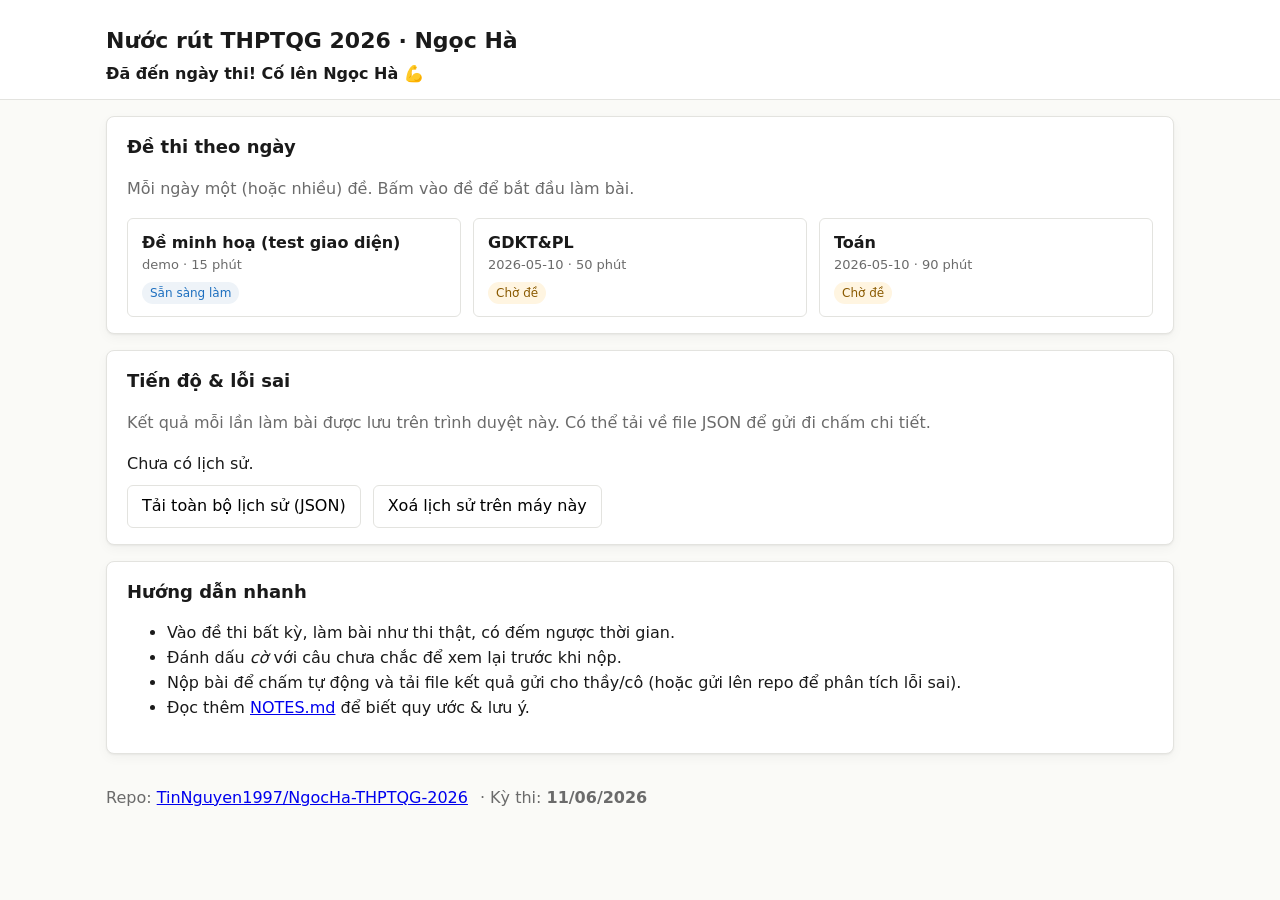
<file: index.html>
<!doctype html>
<html lang="vi">
<head>
<meta charset="utf-8" />
<meta name="viewport" content="width=device-width,initial-scale=1" />
<title>Ngọc Hà · Nước rút THPTQG 2026</title>
<link rel="stylesheet" href="assets/style.css" />
</head>
<body>
<header class="site-header">
  <div class="wrap">
    <h1>Nước rút THPTQG 2026 · Ngọc Hà</h1>
    <div id="countdown" class="countdown" aria-live="polite">Đang tính…</div>
  </div>
</header>

<main class="wrap">
  <section class="card">
    <h2>Đề thi theo ngày</h2>
    <p class="muted">Mỗi ngày một (hoặc nhiều) đề. Bấm vào đề để bắt đầu làm bài.</p>
    <div id="exam-list" class="exam-list">Đang tải danh sách đề…</div>
  </section>

  <section class="card">
    <h2>Tiến độ &amp; lỗi sai</h2>
    <p class="muted">Kết quả mỗi lần làm bài được lưu trên trình duyệt này. Có thể tải về file JSON để gửi đi chấm chi tiết.</p>
    <div id="history" class="history">Chưa có lịch sử.</div>
    <div class="row">
      <button id="export-history" class="btn">Tải toàn bộ lịch sử (JSON)</button>
      <button id="clear-history" class="btn btn-ghost">Xoá lịch sử trên máy này</button>
    </div>
  </section>

  <section class="card">
    <h2>Hướng dẫn nhanh</h2>
    <ul>
      <li>Vào đề thi bất kỳ, làm bài như thi thật, có đếm ngược thời gian.</li>
      <li>Đánh dấu <em>cờ</em> với câu chưa chắc để xem lại trước khi nộp.</li>
      <li>Nộp bài để chấm tự động và tải file kết quả gửi cho thầy/cô (hoặc gửi lên repo để phân tích lỗi sai).</li>
      <li>Đọc thêm <a href="NOTES.md">NOTES.md</a> để biết quy ước &amp; lưu ý.</li>
    </ul>
  </section>
</main>

<footer class="site-footer">
  <div class="wrap muted">
    <span>Repo: <a href="https://github.com/TinNguyen1997/NgocHa-THPTQG-2026">TinNguyen1997/NgocHa-THPTQG-2026</a></span>
    <span>· Kỳ thi: <strong>11/06/2026</strong></span>
  </div>
</footer>

<script src="assets/common.js"></script>
<script src="assets/index.js"></script>
</body>
</html>
</file>
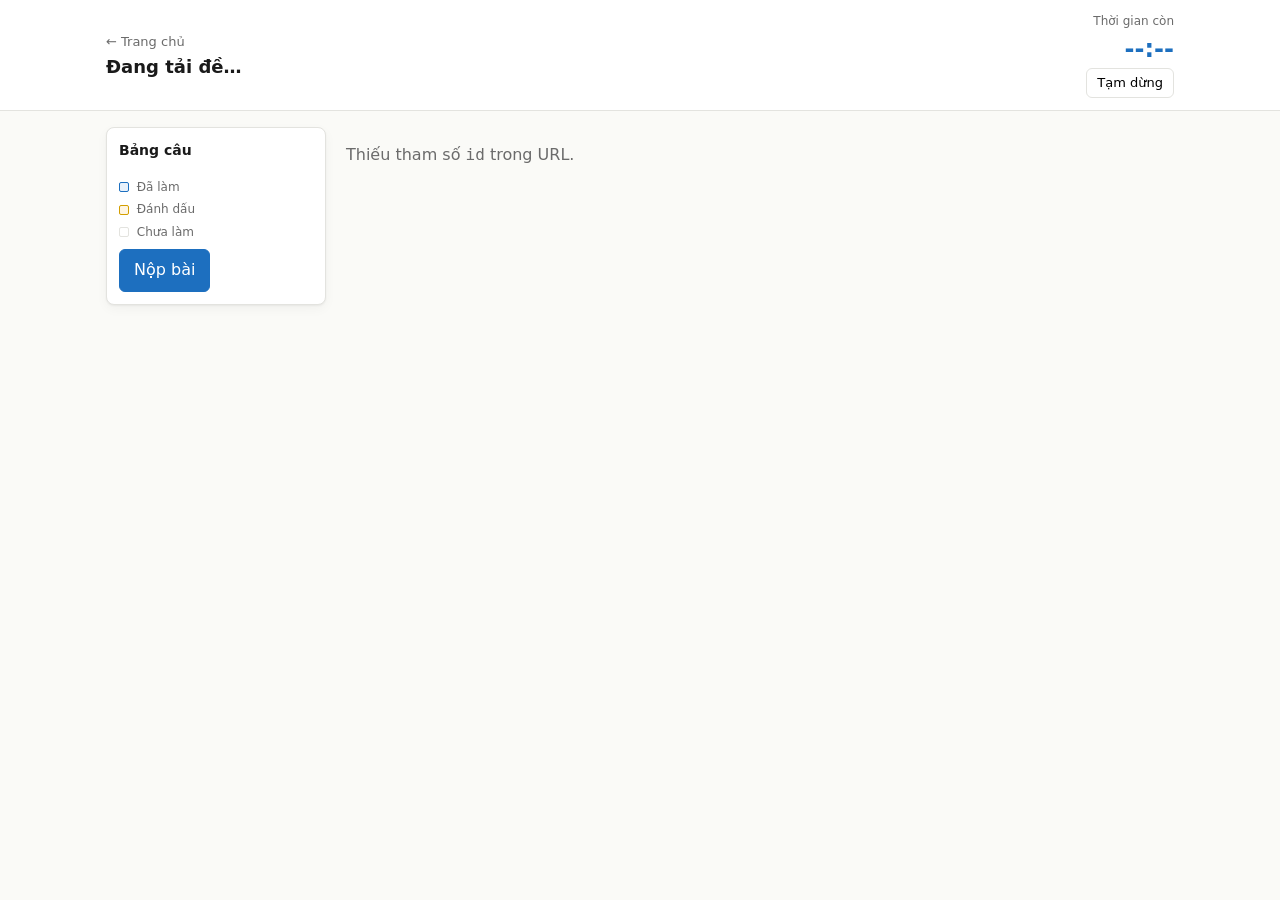
<file: exam.html>
<!doctype html>
<html lang="vi">
<head>
<meta charset="utf-8" />
<meta name="viewport" content="width=device-width,initial-scale=1" />
<title>Đề thi · Ngọc Hà THPTQG 2026</title>
<link rel="stylesheet" href="assets/style.css" />
</head>
<body class="exam-body">
<header class="exam-header">
  <div class="wrap row between">
    <div>
      <a href="index.html" class="back">← Trang chủ</a>
      <h1 id="exam-title">Đang tải đề…</h1>
      <div class="muted" id="exam-meta"></div>
    </div>
    <div class="timer-box">
      <div class="muted small">Thời gian còn</div>
      <div id="timer" class="timer">--:--</div>
      <button id="toggle-timer" class="btn btn-ghost small">Tạm dừng</button>
    </div>
  </div>
</header>

<main class="exam-main wrap">
  <aside id="palette" class="palette" aria-label="Bảng câu hỏi">
    <h3>Bảng câu</h3>
    <div id="palette-grid" class="palette-grid"></div>
    <div class="legend">
      <span><i class="dot done"></i> Đã làm</span>
      <span><i class="dot flag"></i> Đánh dấu</span>
      <span><i class="dot empty"></i> Chưa làm</span>
    </div>
    <div class="row">
      <button id="submit-btn" class="btn btn-primary">Nộp bài</button>
    </div>
  </aside>

  <section id="questions" class="questions" aria-live="polite">
    <p class="muted">Đang tải câu hỏi…</p>
  </section>
</main>

<dialog id="result-dialog" class="result-dialog">
  <form method="dialog">
    <h2>Kết quả</h2>
    <div id="result-summary"></div>
    <details>
      <summary>Chi tiết từng câu</summary>
      <div id="result-detail"></div>
    </details>
    <div class="row">
      <button id="download-result" type="button" class="btn btn-primary">Tải file kết quả (JSON)</button>
      <button id="redo-btn" type="button" class="btn btn-ghost">Làm lại</button>
      <button class="btn btn-ghost" value="close">Đóng</button>
    </div>
  </form>
</dialog>

<script src="assets/common.js"></script>
<script src="assets/exam.js"></script>
</body>
</html>
</file>
<file: assets/style.css>
/* Minimal, lightweight style for THPTQG study site. */
:root {
  --bg: #fafaf7;
  --card: #ffffff;
  --ink: #1a1a1a;
  --muted: #6b6b6b;
  --line: #e3e3df;
  --primary: #1d6fbf;
  --primary-ink: #ffffff;
  --good: #2a8a3e;
  --bad: #c0392b;
  --warn: #d39e00;
  --shadow: 0 1px 2px rgba(0,0,0,.05), 0 4px 12px rgba(0,0,0,.04);
}
* { box-sizing: border-box; }
html, body { margin: 0; padding: 0; }
body {
  background: var(--bg);
  color: var(--ink);
  font: 16px/1.55 system-ui, -apple-system, "Segoe UI", Roboto, "Helvetica Neue", Arial, "Noto Sans", sans-serif;
}
.wrap { max-width: 1100px; margin: 0 auto; padding: 0 16px; }
.row { display: flex; gap: 12px; align-items: center; flex-wrap: wrap; }
.row.between { justify-content: space-between; }
.muted { color: var(--muted); }
.small { font-size: 12px; }

.site-header { padding: 24px 0 12px; border-bottom: 1px solid var(--line); background: #fff; }
.site-header h1 { margin: 0 0 4px; font-size: 22px; }
.countdown { font-weight: 600; }
.countdown .num { color: var(--primary); }

.site-footer { margin: 32px 0 16px; }
.site-footer .wrap { display: flex; gap: 12px; flex-wrap: wrap; }

.card {
  background: var(--card);
  border: 1px solid var(--line);
  border-radius: 8px;
  padding: 16px 20px;
  margin: 16px 0;
  box-shadow: var(--shadow);
}
.card h2 { margin: 0 0 8px; font-size: 18px; }

.exam-list { display: grid; gap: 12px; grid-template-columns: repeat(auto-fill, minmax(260px, 1fr)); }
.exam-card {
  display: block;
  border: 1px solid var(--line);
  border-radius: 6px;
  padding: 12px 14px;
  text-decoration: none;
  color: inherit;
  background: #fff;
  transition: border-color .15s, box-shadow .15s;
}
.exam-card:hover { border-color: var(--primary); box-shadow: var(--shadow); }
.exam-card .subject { font-weight: 600; }
.exam-card .date { font-size: 13px; color: var(--muted); }
.exam-card .pill {
  display: inline-block;
  padding: 2px 8px;
  font-size: 12px;
  border-radius: 999px;
  background: #eef3f8;
  color: var(--primary);
  margin-top: 6px;
}
.exam-card .pill.pending { background: #fff5e1; color: #8a5a00; }
.exam-card .pill.done { background: #e8f5ec; color: var(--good); }

.history { display: grid; gap: 8px; margin-bottom: 8px; }
.history .item {
  display: flex; justify-content: space-between; gap: 8px;
  padding: 8px 10px; border: 1px solid var(--line); border-radius: 6px;
}

.btn {
  appearance: none; border: 1px solid var(--line); background: #fff;
  padding: 8px 14px; border-radius: 6px; font: inherit; cursor: pointer;
}
.btn:hover { border-color: var(--primary); }
.btn-primary { background: var(--primary); color: var(--primary-ink); border-color: var(--primary); }
.btn-primary:hover { filter: brightness(1.05); }
.btn-ghost { background: transparent; }
.btn.small { padding: 4px 10px; font-size: 13px; }

/* ---------- Exam page ---------- */
.exam-body { background: var(--bg); }
.exam-header { position: sticky; top: 0; z-index: 5; background: #fff; border-bottom: 1px solid var(--line); padding: 12px 0; }
.exam-header h1 { margin: 0; font-size: 18px; }
.back { font-size: 13px; color: var(--muted); text-decoration: none; }
.back:hover { color: var(--primary); }
.timer-box { text-align: right; }
.timer { font-variant-numeric: tabular-nums; font-size: 24px; font-weight: 700; color: var(--primary); }
.timer.warn { color: var(--warn); }
.timer.danger { color: var(--bad); }

.exam-main { display: grid; grid-template-columns: 220px 1fr; gap: 20px; padding: 16px; }
@media (max-width: 800px) { .exam-main { grid-template-columns: 1fr; } }

.palette { position: sticky; top: 92px; align-self: start; background: #fff; border: 1px solid var(--line); border-radius: 8px; padding: 12px; box-shadow: var(--shadow); }
.palette h3 { margin: 0 0 8px; font-size: 14px; }
.palette-grid { display: grid; grid-template-columns: repeat(5, 1fr); gap: 4px; margin-bottom: 8px; }
.palette-cell {
  appearance: none; border: 1px solid var(--line); background: #fff;
  border-radius: 4px; padding: 4px 0; font-size: 12px; cursor: pointer;
  font-variant-numeric: tabular-nums;
}
.palette-cell.done { background: #e8f1fb; border-color: var(--primary); color: var(--primary); font-weight: 600; }
.palette-cell.flag { background: #fff5e1; border-color: var(--warn); color: #8a5a00; font-weight: 600; }
.palette-cell.flag.done { background: #ffe9bf; }
.palette-cell:focus { outline: 2px solid var(--primary); outline-offset: 1px; }
.legend { display: grid; gap: 4px; font-size: 12px; color: var(--muted); margin-bottom: 8px; }
.legend .dot { display: inline-block; width: 10px; height: 10px; border-radius: 2px; margin-right: 4px; vertical-align: middle; border: 1px solid var(--line); }
.legend .dot.done { background: #e8f1fb; border-color: var(--primary); }
.legend .dot.flag { background: #fff5e1; border-color: var(--warn); }
.legend .dot.empty { background: #fff; }

.questions { display: grid; gap: 14px; }
.part { background: #fff; border: 1px solid var(--line); border-radius: 8px; padding: 14px 16px; box-shadow: var(--shadow); }
.part > h2 { margin: 0 0 4px; font-size: 16px; }
.part > .instructions { color: var(--muted); margin: 0 0 10px; font-size: 14px; }

.q { padding: 10px 0; border-top: 1px dashed var(--line); }
.q:first-of-type { border-top: 0; }
.q .q-head { display: flex; justify-content: space-between; gap: 8px; align-items: flex-start; }
.q .q-num { font-weight: 700; }
.q .stem { margin: 4px 0 8px; }
.q .stem img { max-width: 100%; border: 1px solid var(--line); border-radius: 4px; }
.q .opts { display: grid; gap: 4px; }
.q .opts label { display: flex; gap: 8px; align-items: flex-start; padding: 6px 8px; border: 1px solid transparent; border-radius: 4px; cursor: pointer; }
.q .opts label:hover { background: #f4f7fb; border-color: var(--line); }
.q .opts input { margin-top: 4px; }
.q .tf-row { display: grid; grid-template-columns: 1fr auto auto; gap: 8px; align-items: center; padding: 6px 0; border-top: 1px dashed var(--line); }
.q .tf-row:first-child { border-top: 0; }
.q .short { width: 100%; max-width: 320px; padding: 6px 8px; border: 1px solid var(--line); border-radius: 4px; font: inherit; }
.flag-btn {
  appearance: none; background: transparent; border: 1px solid var(--line);
  border-radius: 4px; padding: 2px 8px; font-size: 12px; cursor: pointer;
}
.flag-btn.on { background: #fff5e1; border-color: var(--warn); color: #8a5a00; }

.result-dialog { border: 1px solid var(--line); border-radius: 8px; padding: 18px; max-width: 600px; width: 92%; }
.result-dialog::backdrop { background: rgba(0,0,0,.4); }
.result-dialog h2 { margin: 0 0 8px; }
.result-detail-item { padding: 6px 0; border-top: 1px dashed var(--line); }
.result-detail-item:first-child { border-top: 0; }
.result-detail-item.bad { color: var(--bad); }
.result-detail-item.good { color: var(--good); }
.result-detail-item.skip { color: var(--muted); }
</file>
